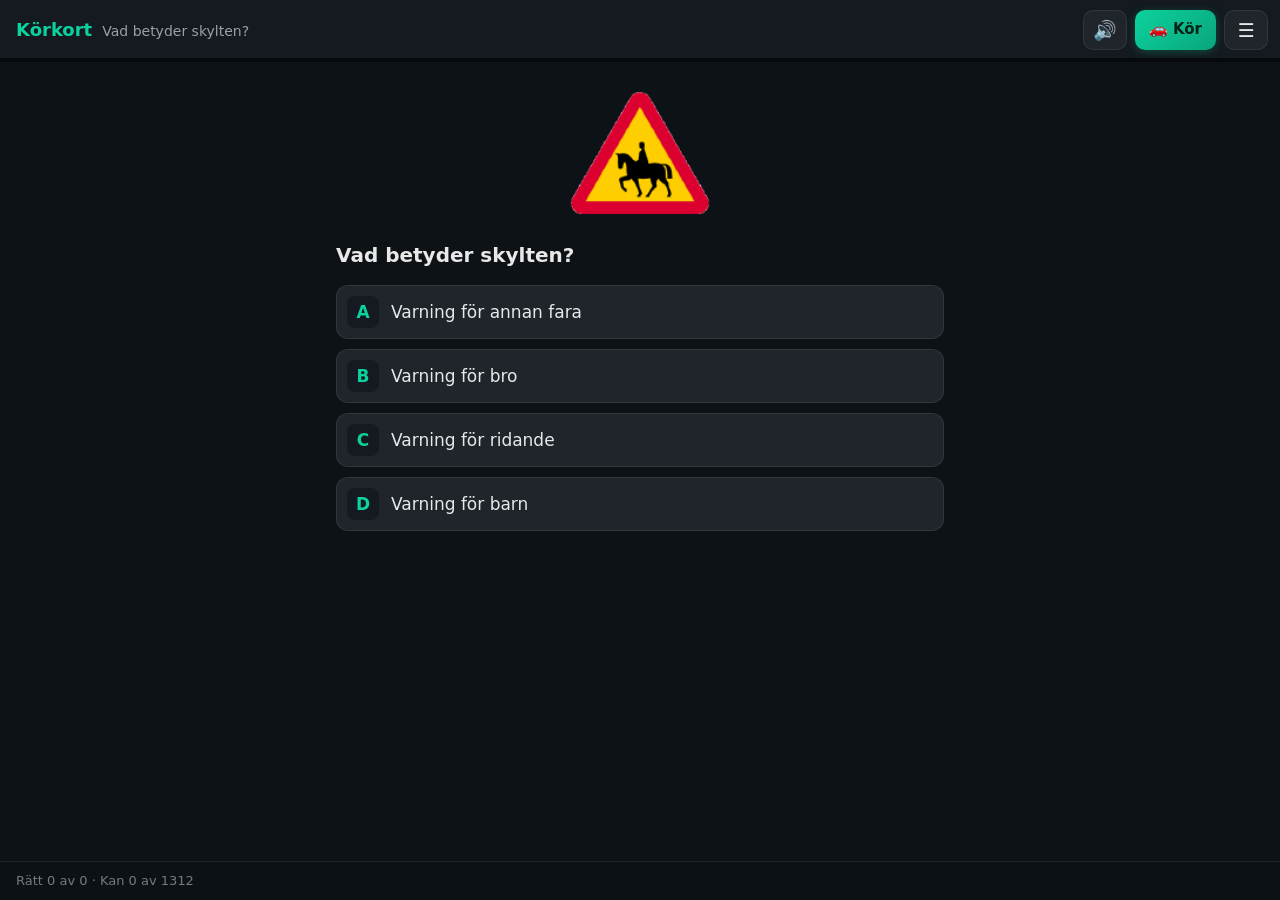
<file: index.html>
<!doctype html>
<html lang="sv">
<head>
<meta charset="utf-8">
<meta name="viewport" content="width=device-width, initial-scale=1, viewport-fit=cover">
<meta name="theme-color" content="#0d1217">
<meta name="color-scheme" content="dark">
<meta name="mobile-web-app-capable" content="yes">
<meta name="apple-mobile-web-app-capable" content="yes">
<meta name="apple-mobile-web-app-status-bar-style" content="black-translucent">
<meta name="apple-mobile-web-app-title" content="Körkort">
<meta name="description" content="Övningsfrågor för B-körkortets teoriprov. Fungerar utan internet.">
<title>Emils Körkort</title>
<link rel="manifest" href="manifest.webmanifest">
<link rel="icon" type="image/png" href="icons/icon-192.png">
<link rel="apple-touch-icon" href="icons/icon-180.png">
<link rel="stylesheet" href="style.css">
</head>
<body>
<header class="top">
  <div class="title">
    <span class="brand">Körkort</span>
    <span id="chapter" class="chapter"></span>
  </div>
  <button id="speak" class="icon-btn" type="button" aria-label="Läs upp" hidden>🔊</button>
  <a id="driveBtn" class="drive-btn" href="spel.html" aria-label="Övningskör med lärare">🚗 Kör</a>
  <button id="menuBtn" class="icon-btn" type="button" aria-label="Meny">☰</button>
  <div class="bar"><div id="fill"></div></div>
</header>

<main id="card">
  <img id="pic" alt="" hidden>
  <h1 id="question"></h1>
  <div id="answers"></div>
  <section id="explain" hidden>
    <p id="result"></p>
    <p id="why"></p>
  </section>
</main>

<footer class="bottom">
  <div id="stats"></div>
  <button id="examDone" class="ghost" type="button" hidden>Klar</button>
  <button id="next" class="primary" type="button" hidden>Nästa fråga</button>
</footer>

<div id="sheet" class="sheet" hidden>
  <div class="panel" role="dialog" aria-label="Meny">
    <a class="primary wide" href="spel.html" style="display:block;text-align:center;text-decoration:none;margin-bottom:12px">🚗 Övningskör med lärare</a>
    <button id="examBtn" class="primary wide" type="button" style="margin:0 0 12px">📝 Övningsprov: 65 frågor, 50 min</button>
    <h2>Kapitel</h2>
    <div id="chapters"></div>
    <label class="row" id="wrongRow"><input type="checkbox" id="optWrong"> Bara frågor jag svarat fel på</label>
    <h2>Inställningar</h2>
    <label class="row"><input type="checkbox" id="optSound"> Ljud vid svar</label>
    <label class="row" id="ttsRow"><input type="checkbox" id="optTts"> Läs upp automatiskt</label>
    <button id="reset" class="ghost" type="button">Nollställ mina svar</button>
    <p class="note">Fungerar utan internet när den är sparad på hemskärmen. Det du svarar sparas bara i den här mobilen.</p>
    <button id="close" class="primary wide" type="button">Klar</button>
  </div>
</div>

<script src="data.js"></script>
<script src="app.js"></script>
</body>
</html>
</file>
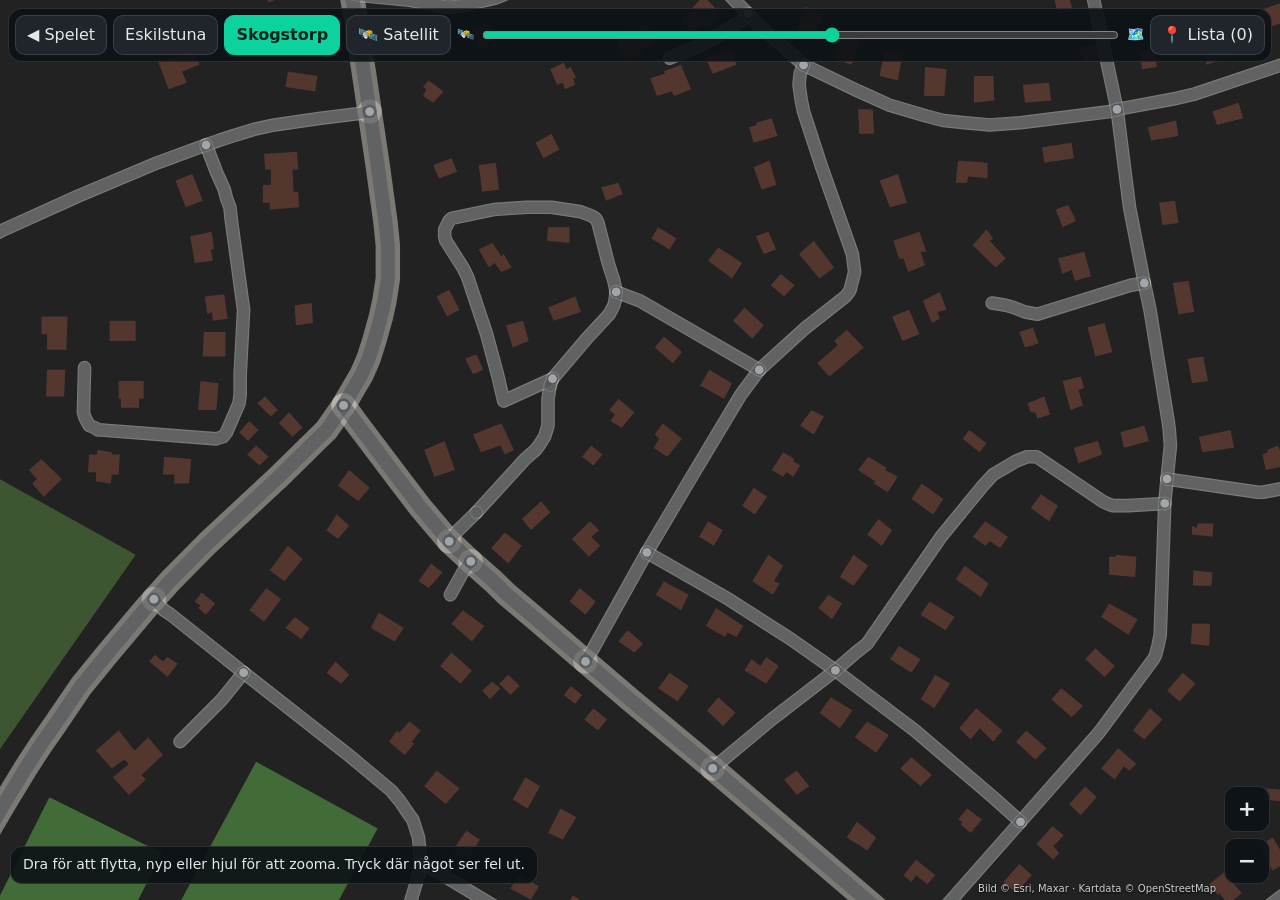
<file: granska.html>
<!doctype html>
<html lang="sv">
<head>
<meta charset="utf-8">
<meta name="viewport" content="width=device-width, initial-scale=1, viewport-fit=cover, user-scalable=no">
<meta name="theme-color" content="#0d1217">
<meta name="color-scheme" content="dark">
<title>Kartgranskaren</title>
<link rel="icon" type="image/png" href="icons/icon-192.png">
<style>
:root { --bg: #0d1217; --panel: #151b21; --btn: #1f252b; --line: rgba(255,255,255,0.12); --accent: #0cd29d; --text: #e8e8e8; --dim: #9aa0a6; }
* { box-sizing: border-box; }
[hidden] { display: none !important; }
html, body { margin: 0; height: 100%; overflow: hidden; background: var(--bg); color: var(--text); font: 16px/1.4 system-ui, -apple-system, "Segoe UI", Roboto, sans-serif; -webkit-tap-highlight-color: transparent; }
button, input, textarea { font: inherit; color: inherit; }
#cv { position: fixed; inset: 0; width: 100%; height: 100%; touch-action: none; display: block; cursor: grab; }
#bar { position: fixed; left: 8px; right: 8px; top: calc(8px + env(safe-area-inset-top)); display: flex; gap: 6px; align-items: center; flex-wrap: wrap;
  padding: 6px; border-radius: 14px; background: rgba(13,18,23,0.9); border: 1px solid var(--line); }
#bar a, #bar button { padding: 8px 11px; border-radius: 10px; border: 1px solid var(--line); background: var(--btn); text-decoration: none; color: var(--text); }
#bar button.on { background: var(--accent); color: #06231a; border-color: var(--accent); font-weight: 650; }
#bar label { display: flex; align-items: center; gap: 6px; color: var(--dim); font-size: 14px; flex: 1; min-width: 150px; }
#bar input[type=range] { flex: 1; accent-color: var(--accent); }
#zoom { position: fixed; right: 10px; bottom: calc(16px + env(safe-area-inset-bottom)); display: flex; flex-direction: column; gap: 6px; }
#zoom button { width: 46px; height: 46px; border-radius: 12px; border: 1px solid var(--line); background: rgba(13,18,23,0.9); font-size: 22px; font-weight: 800; }
#info { position: fixed; left: 10px; bottom: calc(16px + env(safe-area-inset-bottom)); max-width: calc(100% - 80px); padding: 8px 12px; border-radius: 12px; background: rgba(13,18,23,0.9); border: 1px solid var(--line); font-size: 14px; }
#credit { position: fixed; right: 64px; bottom: calc(4px + env(safe-area-inset-bottom)); font-size: 10px; color: rgba(255,255,255,0.8); text-shadow: 0 1px 2px #000; pointer-events: none; }
.sheet { position: fixed; left: 8px; right: 8px; bottom: calc(8px + env(safe-area-inset-bottom)); max-width: 520px; margin: 0 auto; max-height: 70vh; overflow-y: auto;
  padding: 14px; border-radius: 16px; background: var(--panel); border: 1px solid var(--line); box-shadow: 0 8px 30px rgba(0,0,0,0.5); }
.sheet h2 { margin: 0 0 8px; font-size: 18px; }
.sheet p { margin: 4px 0 10px; color: var(--dim); font-size: 14px; }
.sheet textarea { width: 100%; min-height: 70px; padding: 10px; border-radius: 10px; border: 1px solid var(--line); background: var(--btn); resize: vertical; }
.row { display: flex; gap: 8px; margin-top: 10px; }
.row button { flex: 1; padding: 11px; border-radius: 12px; border: 1px solid var(--line); background: var(--btn); }
.row button.primary { background: var(--accent); color: #06231a; font-weight: 700; border-color: var(--accent); }
.pin { display: flex; gap: 8px; align-items: flex-start; padding: 8px 0; border-top: 1px solid var(--line); }
.pin .n { flex: none; width: 26px; height: 26px; border-radius: 50%; background: #e03832; display: grid; place-items: center; font-weight: 800; font-size: 13px; }
.pin .t { flex: 1; font-size: 14px; }
.pin .t small { color: var(--dim); display: block; }
.pin button { flex: none; padding: 4px 8px; border-radius: 8px; border: 1px solid var(--line); background: var(--btn); font-size: 13px; }
</style>
</head>
<body>
<canvas id="cv"></canvas>
<div id="bar">
  <a href="spel.html">◀ Spelet</a>
  <button type="button" data-home="eskilstuna">Eskilstuna</button>
  <button type="button" data-home="skogstorp">Skogstorp</button>
  <button type="button" id="bgBtn" title="Byt bakgrund">🛰️ Satellit</button>
  <label title="Spelets karta ovanpå bakgrunden">🛰️ <input id="mix" type="range" min="0" max="100" value="55"> 🗺️</label>
  <button type="button" id="listBtn">📍 Lista (0)</button>
</div>
<div id="info">Dra för att flytta, nyp eller hjul för att zooma. Tryck där något ser fel ut.</div>
<div id="zoom"><button type="button" id="zin">+</button><button type="button" id="zout">−</button></div>
<div id="credit">Bild © Esri, Maxar · Kartdata © OpenStreetMap</div>

<div id="note" class="sheet" hidden>
  <h2>Vad är fel här?</h2>
  <p id="noteWhere"></p>
  <textarea id="noteText" placeholder="Till exempel: korsningen ser inte ut så här, vägen ska gå rakt"></textarea>
  <div class="row"><button type="button" id="noteCancel">Avbryt</button><button type="button" class="primary" id="noteSave">Spara</button></div>
</div>
<div id="list" class="sheet" hidden>
  <h2>Ställen att rätta</h2>
  <p>Tryck Kopiera och klistra in texten i chatten till Claude.</p>
  <div id="pins"></div>
  <div class="row"><button type="button" id="listClose">Stäng</button><button type="button" class="primary" id="copy">Kopiera alla</button></div>
  <div class="row"><button type="button" id="clearAll">Ta bort alla</button></div>
</div>

<script src="riktig.js"></script>
<script>
"use strict";
(function () {
  // Kartgranskaren: the game's own map (streets, houses, ground) over the satellite image, to find
  // where the map is wrong. Each spot marked gets a note; the list is copied into the chat.
  // `file`: a map packed with the app; without it the streets are fetched.
  var HOMES = { eskilstuna: { name: "Eskilstuna", file: "eskilstuna.json", lat: 59.3712, lon: 16.5094 }, skogstorp: { name: "Skogstorp", file: "skogstorp.json", lat: 59.32496, lon: 16.48529 } };
  var COL = { grass: "#709c54", asph: "#4c5056", walk: "#c6c2b8", house: "#c9a0a0", roof: "#7d4a3a" };
  var LAND = { forest: "#55803f", scrub: "#6b9150", park: "#80b060", field: "#b3bd73", water: "#4f86b0", pitch: "#5da94a" };
  var DEG = Math.PI / 180, K = 111320, ESRI = "https://server.arcgisonline.com/ArcGIS/rest/services/";
  // Backgrounds to compare the game's streets with. Trees hide many streets on the satellite image, so
  // one mode lays Esri's road lines over it, and one is a plain street map (Esri's, not OpenStreetMap's).
  var BG = [
    { name: "🛰️ Satellit", layers: ["World_Imagery"], credit: "Bild © Esri, Maxar" },
    { name: "🛰️ Satellit + vägar", layers: ["World_Imagery", "Reference/World_Transportation"], credit: "Bild © Esri, Maxar" },
    { name: "🗺️ Gatukarta", layers: ["World_Street_Map"], credit: "Karta © Esri" }
  ];
  var cv = document.getElementById("cv"), ctx = cv.getContext("2d"), W = 0, H = 0, DPR = 1;
  var store = {}; try { store = JSON.parse(localStorage.getItem("korkort-granska") || "{}"); } catch (e) { store = {}; }
  store.pins = store.pins || [];
  function save() { try { localStorage.setItem("korkort-granska", JSON.stringify(store)); } catch (e) {} }
  var home = store.home || "skogstorp", area = null, areas = {}, view = { x: 0, y: 0, s: 2 }, tiles = {}, dirty = true;

  // ---------- loading ----------
  function open(id) {
    home = id; store.home = id; save();
    document.querySelectorAll("#bar [data-home]").forEach(function (b) { b.classList.toggle("on", b.dataset.home === id); });
    if (areas[id]) { area = areas[id]; view = { x: 0, y: 0, s: 2 }; dirty = true; return; }
    var Hm = HOMES[id];
    info(Hm.file ? "Laddar " + Hm.name + "…" : "Hämtar gatorna i " + Hm.name + ", det kan ta upp till en minut…");
    (Hm.file ? window.RIKTIG.loadFile(Hm.file) : window.RIKTIG.load(Hm.lat, Hm.lon)).then(function (a) {
      areas[id] = area = a; a.home = id;
      a.houseList = []; Object.keys(a.grid).forEach(function (k) { a.grid[k].forEach(function (h) { a.houseList.push(h); }); });
      view = { x: 0, y: 0, s: 2 }; dirty = true;
      info("Dra för att flytta, nyp eller hjul för att zooma. Tryck där något ser fel ut.");
    }).catch(function () { info("Kunde inte läsa kartan."); });
  }
  function info(t) { document.getElementById("info").textContent = t; }
  function latLon(x, y) { return { lat: area.lat0 - y / K, lon: area.lon0 + x / (K * Math.cos(area.lat0 * DEG)) }; }
  function xyOf(lat, lon) { return { x: (lon - area.lon0) * K * Math.cos(area.lat0 * DEG), y: -(lat - area.lat0) * K }; }

  // ---------- drawing ----------
  function resize() {
    DPR = Math.min(2, window.devicePixelRatio || 1); W = innerWidth; H = innerHeight;
    cv.width = W * DPR; cv.height = H * DPR; dirty = true;
  }
  window.addEventListener("resize", resize);
  function bg() { return BG[(store.bg || 0) % BG.length]; }
  function showBg() {
    document.getElementById("bgBtn").textContent = bg().name;
    document.getElementById("credit").textContent = bg().credit + " · Kartdata © OpenStreetMap";
  }
  function tile(z, x, y, layer) {
    var k = layer + "/MapServer/tile/" + z + "/" + y + "/" + x, t = tiles[k];
    if (!t) { t = tiles[k] = new Image(); t.onload = function () { t.ok = true; dirty = true; }; t.src = ESRI + k; }
    return t.ok ? t : null;
  }
  function poly(pts) { ctx.beginPath(); pts.forEach(function (q, i) { if (i) ctx.lineTo(q.x, q.y); else ctx.moveTo(q.x, q.y); }); }
  function draw() {
    requestAnimationFrame(draw);
    if (!dirty) return;
    dirty = false;
    ctx.setTransform(DPR, 0, 0, DPR, 0, 0);
    ctx.fillStyle = "#222"; ctx.fillRect(0, 0, W, H);
    if (!area) return;
    var x0 = view.x - W / 2 / view.s, x1 = view.x + W / 2 / view.s, y0 = view.y - H / 2 / view.s, y1 = view.y + H / 2 / view.s;
    // Satellite tiles, at a zoom that matches the scale.
    var c = latLon(view.x, view.y), mppWant = 1 / view.s, z = Math.max(12, Math.min(19, Math.round(Math.log2(156543.034 * Math.cos(c.lat * DEG) / mppWant)))), n = Math.pow(2, z);
    function tx(lon) { return (lon + 180) / 360 * n; }
    function ty(lat) { var r = lat * DEG; return (1 - Math.log(Math.tan(r) + 1 / Math.cos(r)) / Math.PI) / 2 * n; }
    var a = latLon(x0, y0), b = latLon(x1, y1), mpp = 156543.034 * Math.cos(c.lat * DEG) / n;
    ctx.save(); ctx.translate(W / 2, H / 2); ctx.scale(view.s, view.s);
    var fx = tx(c.lon), fy = ty(c.lat);
    for (var X = Math.floor(tx(a.lon)); X <= Math.floor(tx(b.lon)); X++) for (var Y = Math.floor(ty(a.lat)); Y <= Math.floor(ty(b.lat)); Y++) {
      bg().layers.forEach(function (layer) {
        var im = tile(z, X, Y, layer);
        if (im) ctx.drawImage(im, (X - fx) * 256 * mpp, (Y - fy) * 256 * mpp, 256 * mpp + 0.3, 256 * mpp + 0.3);
      });
    }
    ctx.restore();
    // The game's map on top, as see-through as the slider says.
    var mix = +document.getElementById("mix").value / 100;
    ctx.save(); ctx.globalAlpha = mix;
    ctx.translate(W / 2, H / 2); ctx.scale(view.s, view.s); ctx.translate(-view.x, -view.y);
    var inView = function (bb) { return bb[2] > x0 && bb[0] < x1 && bb[3] > y0 && bb[1] < y1; };
    ["field", "park", "scrub", "forest", "water", "pitch"].forEach(function (k) {
      (area.lands || []).forEach(function (l) { if (l.k === k && inView(l.bb)) { poly(l.pts); ctx.closePath(); ctx.fillStyle = LAND[k]; ctx.fill(); } });
    });
    ctx.lineCap = ctx.lineJoin = "round";
    var es = area.edges.filter(function (e) {
      if (!e.bb) { e.bb = [1e9, 1e9, -1e9, -1e9]; e.pts.forEach(function (q) { e.bb[0] = Math.min(e.bb[0], q.x); e.bb[1] = Math.min(e.bb[1], q.y); e.bb[2] = Math.max(e.bb[2], q.x); e.bb[3] = Math.max(e.bb[3], q.y); }); }
      return inView(e.bb);
    });
    var width = function (e) { return e.rank >= 4 ? 8.5 : e.rank === 3 ? 7 : e.rank === 2 ? 6.2 : e.rank === 0 ? 4.5 : 5.6; };
    es.forEach(function (e) { ctx.strokeStyle = COL.walk; ctx.lineWidth = width(e) + (e.rank >= 2 ? 5.2 : 1.2); poly(e.pts); ctx.stroke(); });
    es.forEach(function (e) { ctx.strokeStyle = e.ow ? "#5a4a8a" : COL.asph; ctx.lineWidth = width(e); poly(e.pts); ctx.stroke(); });
    area.houseList.forEach(function (h) {
      if (h.cx < x0 - 40 || h.cx > x1 + 40 || h.cy < y0 - 40 || h.cy > y1 + 40) return;
      poly(h.pts); ctx.closePath(); ctx.fillStyle = COL.roof; ctx.fill();
    });
    // Crossings and roundabouts as the map has them: white dots where streets meet.
    if (view.s > 1.2) Object.keys(area.verts).forEach(function (k) {
      var v = area.verts[k];
      if (v.x < x0 || v.x > x1 || v.y < y0 || v.y > y1 || v.edges.length < 3 && !v.rb) return;
      ctx.beginPath(); ctx.arc(v.x, v.y, (v.rb ? 5 : 2.2), 0, Math.PI * 2); ctx.fillStyle = v.rb ? "rgba(255,200,60,0.9)" : "rgba(255,255,255,0.85)"; ctx.fill();
    });
    ctx.restore();
    // Street names when close enough.
    if (view.s > 2.5) {
      ctx.font = "600 12px system-ui, sans-serif"; ctx.textAlign = "center"; ctx.fillStyle = "#fff"; ctx.strokeStyle = "rgba(0,0,0,0.7)"; ctx.lineWidth = 3;
      var seen = {};
      es.forEach(function (e) {
        var nm = e.tags.name; if (!nm || seen[nm] || e.len < 60) return; seen[nm] = 1;
        var q = e.pts[Math.floor(e.pts.length / 2)], sx = W / 2 + (q.x - view.x) * view.s, sy = H / 2 + (q.y - view.y) * view.s;
        ctx.strokeText(nm, sx, sy); ctx.fillText(nm, sx, sy);
      });
    }
    // The pins for this place.
    store.pins.forEach(function (p, i) {
      if (p.home !== home) return;
      var q = xyOf(p.lat, p.lon), sx = W / 2 + (q.x - view.x) * view.s, sy = H / 2 + (q.y - view.y) * view.s;
      ctx.beginPath(); ctx.arc(sx, sy - 16, 11, 0, Math.PI * 2); ctx.moveTo(sx - 6, sy - 9); ctx.lineTo(sx, sy); ctx.lineTo(sx + 6, sy - 9);
      ctx.fillStyle = "#e03832"; ctx.fill(); ctx.strokeStyle = "#fff"; ctx.lineWidth = 2; ctx.stroke();
      ctx.fillStyle = "#fff"; ctx.font = "800 11px system-ui"; ctx.textAlign = "center"; ctx.fillText(String(i + 1), sx, sy - 12);
    });
  }

  // ---------- moving and zooming ----------
  var pts = {}, drag = null, moved = 0;
  function zoomAt(f, sx, sy) {
    var wx = view.x + (sx - W / 2) / view.s, wy = view.y + (sy - H / 2) / view.s;
    view.s = Math.max(0.15, Math.min(12, view.s * f));
    view.x = wx - (sx - W / 2) / view.s; view.y = wy - (sy - H / 2) / view.s; dirty = true;
  }
  cv.addEventListener("pointerdown", function (e) { cv.setPointerCapture(e.pointerId); pts[e.pointerId] = { x: e.clientX, y: e.clientY }; drag = { n: Object.keys(pts).length }; moved = 0; });
  cv.addEventListener("pointermove", function (e) {
    if (!pts[e.pointerId]) return;
    var ids = Object.keys(pts), old = pts[e.pointerId];
    if (ids.length === 2) {
      var o = pts[ids[0] == e.pointerId ? ids[1] : ids[0]], d0 = Math.hypot(old.x - o.x, old.y - o.y), d1 = Math.hypot(e.clientX - o.x, e.clientY - o.y);
      if (d0 > 0) zoomAt(d1 / d0, (e.clientX + o.x) / 2, (e.clientY + o.y) / 2);
      moved += 10;
    } else {
      view.x -= (e.clientX - old.x) / view.s; view.y -= (e.clientY - old.y) / view.s; dirty = true;
      moved += Math.abs(e.clientX - old.x) + Math.abs(e.clientY - old.y);
    }
    pts[e.pointerId] = { x: e.clientX, y: e.clientY };
  });
  function up(e) {
    var was = pts[e.pointerId]; delete pts[e.pointerId];
    if (was && moved < 6 && drag && drag.n === 1 && area) askNote(e.clientX, e.clientY);
    if (!Object.keys(pts).length) drag = null;
  }
  cv.addEventListener("pointerup", up); cv.addEventListener("pointercancel", function (e) { delete pts[e.pointerId]; });
  cv.addEventListener("wheel", function (e) { e.preventDefault(); zoomAt(e.deltaY < 0 ? 1.2 : 1 / 1.2, e.clientX, e.clientY); }, { passive: false });
  document.getElementById("zin").addEventListener("click", function () { zoomAt(1.5, W / 2, H / 2); });
  document.getElementById("zout").addEventListener("click", function () { zoomAt(1 / 1.5, W / 2, H / 2); });
  document.getElementById("mix").addEventListener("input", function () { dirty = true; });
  document.getElementById("bgBtn").addEventListener("click", function () { store.bg = ((store.bg || 0) + 1) % BG.length; save(); showBg(); dirty = true; });
  showBg();
  document.querySelectorAll("#bar [data-home]").forEach(function (b) { b.addEventListener("click", function () { open(b.dataset.home); }); });

  // ---------- notes ----------
  var pending = null;
  function nearestStreet(x, y) {
    var best = null, bd = 1e9;
    area.edges.forEach(function (e) {
      for (var i = 1; i < e.pts.length; i++) {
        var a = e.pts[i - 1], b = e.pts[i], dx = b.x - a.x, dy = b.y - a.y, l2 = dx * dx + dy * dy || 1e-6;
        var f = Math.max(0, Math.min(1, ((x - a.x) * dx + (y - a.y) * dy) / l2)), d = Math.hypot(a.x + dx * f - x, a.y + dy * f - y);
        if (d < bd) { bd = d; best = e; }
      }
    });
    return best && bd < 60 ? (best.tags.name || (best.tags.ref ? "Väg " + best.tags.ref : "")) : "";
  }
  function askNote(sx, sy) {
    var x = view.x + (sx - W / 2) / view.s, y = view.y + (sy - H / 2) / view.s, ll = latLon(x, y), st = nearestStreet(x, y);
    pending = { home: home, lat: Math.round(ll.lat * 1e5) / 1e5, lon: Math.round(ll.lon * 1e5) / 1e5, street: st };
    document.getElementById("noteWhere").textContent = HOMES[home].name + (st ? ", vid " + st : "");
    document.getElementById("noteText").value = "";
    document.getElementById("list").hidden = true; document.getElementById("note").hidden = false;
    setTimeout(function () { document.getElementById("noteText").focus(); }, 50);
  }
  document.getElementById("noteCancel").addEventListener("click", function () { document.getElementById("note").hidden = true; pending = null; });
  document.getElementById("noteSave").addEventListener("click", function () {
    if (!pending) return;
    pending.text = document.getElementById("noteText").value.trim() || "Något ser fel ut här";
    store.pins.push(pending); pending = null; save();
    document.getElementById("note").hidden = true; listCount(); dirty = true;
  });
  function listCount() { document.getElementById("listBtn").textContent = "📍 Lista (" + store.pins.length + ")"; }
  function pinText(p, i) { return (i + 1) + ". " + HOMES[p.home].name + (p.street ? ", " + p.street : "") + " (" + p.lat + ", " + p.lon + "): " + p.text; }
  function showList() {
    var box = document.getElementById("pins"); box.innerHTML = "";
    if (!store.pins.length) box.textContent = "Inga ställen än. Tryck på kartan där något ser fel ut.";
    store.pins.forEach(function (p, i) {
      var row = document.createElement("div"); row.className = "pin";
      row.innerHTML = '<span class="n"></span><span class="t"></span><button type="button">Visa</button><button type="button">✕</button>';
      row.querySelector(".n").textContent = i + 1;
      row.querySelector(".t").textContent = p.text; var sm = document.createElement("small"); sm.textContent = HOMES[p.home].name + (p.street ? ", " + p.street : ""); row.querySelector(".t").appendChild(sm);
      var bs = row.querySelectorAll("button");
      bs[0].addEventListener("click", function () {
        var go = function () { var q = xyOf(p.lat, p.lon); view = { x: q.x, y: q.y, s: 4 }; dirty = true; document.getElementById("list").hidden = true; };
        if (p.home !== home) { open(p.home); var t = setInterval(function () { if (area && area.home === p.home) { clearInterval(t); go(); } }, 100); } else go();
      });
      bs[1].addEventListener("click", function () { store.pins.splice(i, 1); save(); listCount(); showList(); dirty = true; });
      box.appendChild(row);
    });
    document.getElementById("note").hidden = true; document.getElementById("list").hidden = false;
  }
  document.getElementById("listBtn").addEventListener("click", showList);
  document.getElementById("listClose").addEventListener("click", function () { document.getElementById("list").hidden = true; });
  document.getElementById("copy").addEventListener("click", function () {
    var text = "Ställen att rätta i körkortsspelets karta:\n" + store.pins.map(pinText).join("\n");
    var done = function () { document.getElementById("copy").textContent = "Kopierat!"; setTimeout(function () { document.getElementById("copy").textContent = "Kopiera alla"; }, 1500); };
    if (navigator.clipboard) navigator.clipboard.writeText(text).then(done, function () { prompt("Kopiera texten:", text); });
    else prompt("Kopiera texten:", text);
  });
  document.getElementById("clearAll").addEventListener("click", function () { if (confirm("Ta bort alla ställen?")) { store.pins = []; save(); listCount(); showList(); dirty = true; } });

  resize(); listCount(); open(home); draw();
})();
</script>
</body>
</html>
</file>
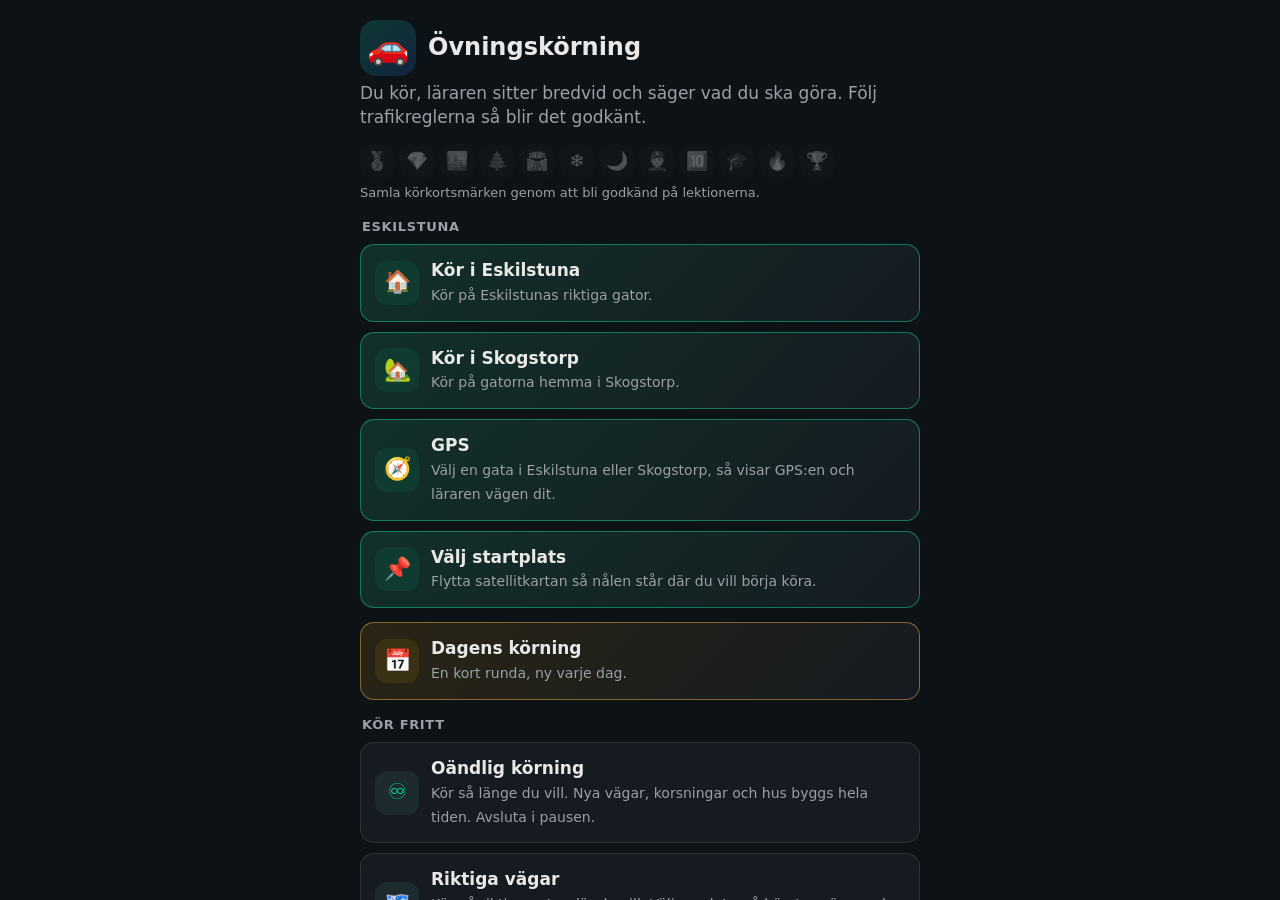
<file: spel.html>
<!doctype html>
<html lang="sv">
<head>
<meta charset="utf-8">
<meta name="viewport" content="width=device-width, initial-scale=1, viewport-fit=cover, user-scalable=no">
<meta name="theme-color" content="#0d1217">
<meta name="color-scheme" content="dark">
<meta name="mobile-web-app-capable" content="yes">
<meta name="apple-mobile-web-app-capable" content="yes">
<meta name="apple-mobile-web-app-status-bar-style" content="black-translucent">
<meta name="description" content="Övningskör med en körskolelärare i svensk trafik.">
<title>Övningskörning</title>
<link rel="manifest" href="manifest.webmanifest">
<link rel="icon" type="image/png" href="icons/icon-192.png">
<link rel="apple-touch-icon" href="icons/icon-180.png">
<style>
:root {
  --bg: #0d1217; --panel: #151b21; --btn: #1f252b; --line: rgba(255,255,255,0.1);
  --accent: #0cd29d; --text: #e8e8e8; --dim: #9aa0a6; --good: #2f9e5a; --bad: #c0443f; --gold: #ffc040;
  color-scheme: dark;
}
* { box-sizing: border-box; }
[hidden] { display: none !important; }
html, body { margin: 0; height: 100%; overflow: hidden; background: var(--bg); color: var(--text);
  font: 17px/1.4 system-ui, -apple-system, "Segoe UI", Roboto, sans-serif;
  -webkit-tap-highlight-color: transparent; -webkit-user-select: none; user-select: none; }
button { font: inherit; color: inherit; cursor: pointer; }
a { color: var(--accent); }

/* Menu and result screens */
.screen { position: fixed; inset: 0; overflow-y: auto; padding: calc(16px + env(safe-area-inset-top)) 16px calc(24px + env(safe-area-inset-bottom)); background: var(--bg); z-index: 20; }
.wrap { max-width: 560px; margin: 0 auto; }
.screen h1 { font-size: 24px; margin: 4px 0 4px; }
.screen p { color: var(--dim); margin: 6px 0 14px; }
.lesson { display: flex; align-items: center; gap: 12px; width: 100%; text-align: left; padding: 14px; margin: 0 0 10px;
  border: 1px solid var(--line); border-radius: 14px; background: var(--panel); }
.lesson .num { flex: none; width: 44px; height: 44px; border-radius: 12px; display: grid; place-items: center; background: #1d2a30; color: var(--accent); font-weight: 700; font-size: 22px; }
.lesson { transition: transform .08s, border-color .15s; }
.lesson:active { transform: scale(0.98); }
.lesson:hover { border-color: rgba(12,210,157,0.45); }
.hero { display: flex; align-items: center; gap: 12px; margin: 4px 0 6px; }
.hero .car { font-size: 34px; width: 56px; height: 56px; border-radius: 16px; display: grid; place-items: center; background: linear-gradient(135deg, #0cd29d33, #286ee033); }
.lesson .txt { flex: 1; min-width: 0; }
.lesson .name { font-weight: 650; }
.lesson .what { color: var(--dim); font-size: 14px; }
.lesson .mark { flex: none; font-size: 13px; padding: 3px 8px; border-radius: 99px; }
.mark.stars { color: var(--gold); font-size: 15px; letter-spacing: 1px; background: none; }
.stars { color: var(--gold); font-size: 30px; letter-spacing: 4px; margin: 0 0 6px; }
.newbadge { padding: 10px 12px; margin: 6px 0 12px; border-radius: 12px; background: rgba(255,192,64,0.14); color: var(--gold); font-weight: 650; }
.badgebox { margin: 0 0 14px; }
#badges { display: flex; flex-wrap: wrap; gap: 6px; }
.badge { width: 34px; height: 34px; border-radius: 10px; display: grid; place-items: center; font-size: 18px; background: var(--panel); filter: grayscale(1); opacity: 0.35; }
.badge.on { filter: none; opacity: 1; background: #2a2a18; }
#badgeText { color: var(--dim); font-size: 13px; margin-top: 6px; }
.quiz { margin: 14px 0 6px; padding: 12px; border-radius: 14px; background: var(--panel); border: 1px solid var(--line); }
.qhead { color: var(--accent); font-size: 13px; font-weight: 700; margin-bottom: 6px; }
.qtext { font-weight: 600; margin-bottom: 10px; }
.qans { display: block; width: 100%; text-align: left; padding: 11px 12px; margin: 0 0 8px; border-radius: 10px; border: 1px solid var(--line); background: var(--btn); }
.qans.right { background: rgba(47,158,90,0.35); border-color: var(--good); }
.qans.wrong { background: rgba(192,68,63,0.35); border-color: var(--bad); }
.qexpl { color: var(--dim); font-size: 15px; margin: 6px 0; }
.replayBtn { display: inline-block; margin-top: 8px; padding: 7px 10px; border-radius: 9px; border: 1px solid var(--line); background: var(--btn); font-size: 14px; }
#replayCv { position: static; display: block; width: 100%; height: min(60vh, 460px); border-radius: 14px; background: #709c54; }
#replay, #practice { z-index: 30; }
#rv { left: 156px; bottom: 0; width: 52px; height: 64px; font-size: 20px; }
.daily { border-color: rgba(255,192,64,0.45); background: linear-gradient(135deg, #2a2414, #151b21); }
.daily .num { background: #3a3014; }
.weak { margin: 0 0 12px; padding: 10px 12px; border-radius: 14px; background: var(--panel); border: 1px solid var(--line); }
.weakhead { font-weight: 700; margin-bottom: 6px; }
.weakrow { display: flex; align-items: center; gap: 8px; padding: 4px 0; color: var(--dim); }
.weakrow span { flex: 1; }
.weakrow button { padding: 6px 10px; border-radius: 9px; border: 1px solid var(--line); background: var(--btn); font-size: 14px; }
.group { margin: 16px 2px 8px; color: var(--dim); font-size: 13px; font-weight: 700; letter-spacing: .05em; text-transform: uppercase; }
#hb { left: 156px; bottom: 74px; width: 52px; height: 40px; font-size: 18px; }
.mark.ok { background: rgba(47,158,90,0.25); color: #7fe0a4; }
.mark.no { background: rgba(192,68,63,0.25); color: #f0a09c; }
.row { display: flex; align-items: center; gap: 10px; padding: 8px 2px; color: var(--dim); }
.row input { width: 20px; height: 20px; accent-color: var(--accent); }
.row select { margin-left: auto; padding: 6px 8px; border-radius: 8px; border: 1px solid var(--line); background: var(--btn); color: var(--text); font: inherit; font-size: 15px; }
.keys { font-size: 14px; color: var(--dim); border-top: 1px solid var(--line); margin-top: 12px; padding-top: 12px; }
.btn { display: block; width: 100%; padding: 13px; margin: 8px 0 0; border: 0; border-radius: 12px; background: var(--btn); text-align: center; text-decoration: none; color: var(--text); }
.btn.primary { background: var(--accent); color: #06231a; font-weight: 700; }
.placeform { display: flex; gap: 8px; }
/* Eskilstuna: the two cards at the top of the menu */
.lesson.home { border-color: rgba(12,210,157,0.5); background: linear-gradient(135deg, #12302a, #151b21); }
.lesson.home .num { background: #0f3b31; }
.gpslist .btn { text-align: left; }
.seg { display: flex; gap: 6px; margin: 8px 0 4px; }
.seg button { flex: 1; padding: 10px; border-radius: 12px; border: 1px solid var(--line); background: var(--btn); font-weight: 650; }
.seg button.on { background: var(--accent); color: #06231a; border-color: var(--accent); }
.gpsq { display: block; width: 100%; box-sizing: border-box; }
/* GPS box while driving: next turn, how far, where to */
#gps { position: absolute; right: 10px; top: calc(86px + env(safe-area-inset-top)); width: min(230px, calc(100% - 20px)); padding: 10px 12px; border-radius: 16px;
  background: rgba(10,40,34,0.9); border: 1px solid rgba(12,210,157,0.5); box-shadow: 0 4px 18px rgba(0,0,0,0.35); pointer-events: none; }
#gps .row1 { display: flex; align-items: center; gap: 10px; }
#gpsArrow { flex: none; width: 46px; height: 46px; border-radius: 12px; background: #0cd29d; color: #06221b; display: grid; place-items: center; font-size: 30px; font-weight: 900; line-height: 1; }
#gpsDist { font-size: 24px; font-weight: 800; font-variant-numeric: tabular-nums; }
#gpsInto { font-size: 14px; color: var(--text); margin-top: 6px; }
#gpsTo { font-size: 12px; color: #8fd8c3; margin-top: 4px; }
#gps.done #gpsArrow { background: var(--gold); }
.gpsq, .placeform input { flex: 1; min-width: 0; margin-top: 8px; padding: 12px; border-radius: 12px; border: 1px solid var(--line); background: var(--panel); color: var(--text); font: inherit; }
.placeform .btn { width: auto; padding: 13px 18px; }
#placeList .btn { text-align: left; }
.osm-note { font-size: 12px; }
/* Start picker: a satellite map moved under a fixed pin in the middle. */
#spawnPick { position: fixed; inset: 0; z-index: 20; background: #1b2229; touch-action: none; }
#spawnCv { position: absolute; inset: 0; width: 100%; height: 100%; display: block; cursor: grab; }
#spawnPin { position: absolute; left: 50%; top: 50%; width: 26px; height: 26px; margin: -26px 0 0 -13px; border-radius: 50% 50% 50% 0; transform: rotate(-45deg);
  background: var(--accent); border: 3px solid #fff; box-shadow: 0 2px 6px rgba(0,0,0,0.6); pointer-events: none; }
#spawnPin::after { content: ""; position: absolute; left: 50%; top: 50%; width: 8px; height: 8px; margin: -4px 0 0 -4px; border-radius: 50%; background: #06231a; }
.spawnTop { position: absolute; left: 0; right: 0; top: 0; display: flex; gap: 8px; padding: calc(10px + env(safe-area-inset-top)) 16px 0; }
.spawnTop .btn { width: 48px; flex: none; margin: 0; padding: 11px 0; font-size: 20px; background: rgba(13,18,23,0.88); }
#spawnForm { flex: 1; min-width: 0; display: flex; }
#spawnQ { flex: 1; min-width: 0; padding: 12px; border-radius: 12px; border: 1px solid var(--line); background: rgba(13,18,23,0.88); color: var(--text); font: inherit; }
#spawnHits { position: absolute; left: 72px; right: 16px; top: calc(62px + env(safe-area-inset-top)); }
#spawnHits .btn { text-align: left; margin: 4px 0 0; background: rgba(13,18,23,0.94); }
#spawnBg { position: absolute; left: 16px; bottom: calc(132px + env(safe-area-inset-bottom)); width: auto; margin: 0; padding: 9px 14px; font-size: 15px; background: rgba(13,18,23,0.88); }
.spawnZoom { position: absolute; right: 16px; top: 50%; transform: translateY(-50%); display: flex; flex-direction: column; gap: 8px; }
.spawnZoom .btn { width: 48px; margin: 0; padding: 8px 0; font-size: 24px; font-weight: 700; background: rgba(13,18,23,0.88); }
.spawnBottom { position: absolute; left: 0; right: 0; bottom: 0; padding: 10px 16px calc(12px + env(safe-area-inset-bottom)); background: rgba(13,18,23,0.9); }
.spawnBottom p { margin: 0; color: var(--text); font-size: 15px; min-height: 21px; }
.spawnCredit { font-size: 10px; color: var(--dim); margin-top: 6px; text-align: right; }
#street { position: absolute; left: 50%; transform: translateX(-50%); bottom: calc(68px + env(safe-area-inset-bottom)); max-width: 60vw; overflow: hidden; text-overflow: ellipsis; white-space: nowrap;
  padding: 4px 12px; border-radius: 10px; background: #1d4f9c; border: 2px solid #f2f4f6; color: #fff; font-size: 15px; font-weight: 700; pointer-events: none; z-index: 4; }
/* Small map in the top right corner, turning with the car; a button switches to the satellite image. */
#mini { position: absolute; right: 10px; top: calc(86px + env(safe-area-inset-top)); width: 150px; height: 150px; border-radius: 16px; overflow: hidden;
  border: 2px solid rgba(255,255,255,0.75); box-shadow: 0 4px 18px rgba(0,0,0,0.4); background: #709c54; z-index: 3; }
#miniCv { position: static; display: block; width: 100%; height: 100%; }
#miniSat { position: absolute; right: 5px; bottom: 5px; width: 34px; height: 34px; border-radius: 10px; border: 1px solid rgba(255,255,255,0.4); background: rgba(13,18,23,0.75); font-size: 17px; padding: 0; }
#miniSat.on { background: rgba(12,210,157,0.85); }
#miniCredit { position: absolute; left: 6px; bottom: 3px; font-size: 8px; color: rgba(255,255,255,0.85); text-shadow: 0 1px 2px #000; pointer-events: none; }
#game.withMini #gps { top: calc(244px + env(safe-area-inset-top)); width: 150px; }
/* Tapped: the map grows (and shows more), tapped again it shrinks. */
#mini { cursor: zoom-in; transition: width .2s, height .2s; }
#mini.big { width: min(340px, 72vw, 52vh); height: min(340px, 72vw, 52vh); cursor: zoom-out; }
#game.withMini.miniBig #gps { top: calc(94px + min(340px, 72vw, 52vh) + env(safe-area-inset-top)); }
#osm { position: absolute; left: 8px; bottom: calc(3px + env(safe-area-inset-bottom)); font-size: 10px; color: rgba(255,255,255,0.75); text-shadow: 0 1px 2px #000; pointer-events: none; z-index: 4; }
.verdict { font-size: 28px; font-weight: 800; margin: 8px 0 4px; }
.verdict.ok { color: #7fe0a4; } .verdict.no { color: #f0a09c; }
.fault { padding: 10px 12px; margin: 0 0 8px; border-radius: 12px; background: var(--panel); border-left: 4px solid var(--gold); }
.fault.serious { border-left-color: var(--bad); }
.fault b { display: block; }
.fault span { color: var(--dim); font-size: 15px; }

/* Driving */
#game { position: fixed; inset: 0; }
canvas { position: absolute; inset: 0; width: 100%; height: 100%; touch-action: none; }
#say { position: absolute; left: 10px; right: 10px; top: calc(8px + env(safe-area-inset-top)); max-width: 620px; margin: 0 auto;
  display: flex; gap: 10px; align-items: flex-start; padding: 10px 12px; border-radius: 16px; background: rgba(13,18,23,0.88);
  border: 1px solid var(--line); box-shadow: 0 4px 18px rgba(0,0,0,0.35); transition: opacity .25s; pointer-events: none; }
#say.bad { border-color: var(--bad); background: rgba(70,20,18,0.92); }
#say.good { border-color: var(--good); }
#say .face { flex: none; width: 38px; height: 38px; border-radius: 50%; background: #2a3a46; display: grid; place-items: center; font-size: 22px; }
#say .who { font-size: 12px; color: var(--accent); font-weight: 700; letter-spacing: .03em; }
#say .text { font-size: 16px; line-height: 1.35; }
#hud { position: absolute; left: 50%; transform: translateX(-50%); bottom: calc(14px + env(safe-area-inset-bottom)); display: flex; align-items: center; gap: 10px;
  padding: 6px 12px; border-radius: 16px; background: rgba(13,18,23,0.82); pointer-events: none; }
#speed { font-size: 30px; font-weight: 800; min-width: 52px; text-align: right; font-variant-numeric: tabular-nums; }
#speed.over { color: #ff8a80; }
#kmh { font-size: 12px; color: var(--dim); margin-left: -6px; }
#limit { width: 40px; height: 40px; border-radius: 50%; background: #f8c628; border: 6px solid #e03832; display: grid; place-items: center; font-weight: 800; font-size: 14px; color: #111; }
.blink { font-size: 22px; color: #3a4148; width: 22px; text-align: center; }
.blink.on { color: #ffa61e; }
#faults { font-size: 13px; color: var(--dim); min-width: 40px; }
#pause { position: absolute; right: 10px; bottom: calc(205px + env(safe-area-inset-bottom)); width: 44px; height: 44px; border-radius: 12px; border: 1px solid var(--line); background: rgba(13,18,23,0.8); font-size: 15px; font-weight: 800; }
#view { position: absolute; right: 10px; bottom: calc(257px + env(safe-area-inset-bottom)); width: 44px; height: 44px; border-radius: 12px; border: 1px solid var(--line); background: rgba(13,18,23,0.8); font-size: 14px; font-weight: 800; }
#cv3 { position: absolute; inset: 0; width: 100%; height: 100%; touch-action: none; }
.fact { position: absolute; left: 10px; top: 96px; max-width: min(320px, calc(100% - 80px)); padding: 9px 12px; border-radius: 14px;
  background: rgba(13,18,23,0.82); border: 1px solid rgba(255,192,64,0.35); color: var(--text); font-size: 14px; line-height: 1.35;
  opacity: 0; transform: translateY(-6px); transition: opacity .6s, transform .6s; pointer-events: none; }
.fact.show { opacity: 1; transform: none; pointer-events: auto; }
.fact b { display: block; color: var(--gold); font-size: 12px; letter-spacing: .03em; margin-bottom: 2px; }
#flash { position: absolute; inset: 0; pointer-events: none; box-shadow: inset 0 0 0 0 rgba(192,68,63,0); transition: box-shadow .4s; }
#flash.on { box-shadow: inset 0 0 0 10px rgba(192,68,63,0.85), inset 0 0 90px 20px rgba(192,68,63,0.45); transition: none; }
#flash.good { box-shadow: inset 0 0 0 4px rgba(47,158,90,0.7), inset 0 0 70px 10px rgba(47,158,90,0.3); transition: none; }
/* Teacher's bubble: slides in with each new message; amber for a friendly early warning. */
#say.pop { animation: sayIn .28s ease-out; }
@keyframes sayIn { from { opacity: 0; transform: translateY(-10px) scale(0.97); } to { opacity: 1; transform: none; } }
#say.warn { border-color: #e6a23a; background: rgba(60,44,14,0.92); }
#say.warn .face { background: #5a4214; }
#say.bad .face { background: #5a1e1b; }
#say.good .face { background: #1e4a30; }
/* Speed: white within the limit, amber just over, red and pulsing well over. */
#speed { transition: color .2s; }
#speed.warn { color: #ffc96b; }
#speed.over { animation: overPulse .7s ease-in-out infinite; }
@keyframes overPulse { 50% { color: #ff4d42; transform: scale(1.08); } }
#limit.new { animation: limitNew .9s ease-out; }
@keyframes limitNew { 0% { transform: scale(1.6); box-shadow: 0 0 0 0 rgba(255,192,64,0.8); } 100% { transform: none; box-shadow: 0 0 0 14px rgba(255,192,64,0); } }
#game.shake-small canvas { animation: shakeS .25s linear; }
#game.shake-big canvas { animation: shakeB .45s linear; }
@keyframes shakeS { 20% { transform: translate(-4px, 2px); } 40% { transform: translate(4px, -2px); } 60% { transform: translate(-3px, 1px); } 80% { transform: translate(2px, 0); } }
@keyframes shakeB { 10% { transform: translate(-9px, 4px); } 25% { transform: translate(8px, -5px); } 40% { transform: translate(-7px, 3px); } 55% { transform: translate(6px, -2px); } 70% { transform: translate(-4px, 2px); } 85% { transform: translate(2px, -1px); } }
@media (prefers-reduced-motion: reduce) {
  #game.shake-small canvas, #game.shake-big canvas, #say.pop, #speed.over, #limit.new { animation: none; }
}

/* Touch pad: blinkers left, pedals right */
#pad { position: absolute; left: 0; right: 0; bottom: calc(70px + env(safe-area-inset-bottom)); height: 0; }
#pad button { position: absolute; border: 2px solid rgba(255,255,255,0.18); background: rgba(13,18,23,0.55); border-radius: 18px; font-weight: 800; touch-action: none; }
#pad button.down { background: rgba(12,210,157,0.35); }
#bl { left: 12px; bottom: 0; width: 64px; height: 64px; font-size: 26px; }
#br { left: 84px; bottom: 0; width: 64px; height: 64px; font-size: 26px; }
#kl { left: 12px; bottom: 74px; width: 64px; height: 40px; font-size: 20px; }
#kr { left: 84px; bottom: 74px; width: 64px; height: 40px; font-size: 20px; }
#pad.auto #kl, #pad.auto #kr { display: none; }
#gas { right: 12px; bottom: 0; width: 76px; height: 120px; font-size: 15px; }
#brake { right: 98px; bottom: 0; width: 84px; height: 76px; font-size: 15px; }
#pad .on { color: #ffa61e; border-color: #ffa61e; }
#hud { bottom: calc(14px + env(safe-area-inset-bottom)); }
</style>
</head>
<body>

<div id="menu" class="screen">
  <div class="wrap">
    <div class="hero"><div class="car">🚗</div><h1>Övningskörning</h1></div>
    <p>Du kör, läraren sitter bredvid och säger vad du ska göra. Följ trafikreglerna så blir det godkänt.</p>
    <div class="badgebox"><div id="badges"></div><div id="badgeText"></div></div>
    <div class="group">Eskilstuna</div>
    <button id="eskil" class="lesson home" type="button"><span class="num">🏠</span><span class="txt"><span class="name">Kör i Eskilstuna</span><br><span class="what">Kör på Eskilstunas riktiga gator.</span></span></button>
    <button id="skog" class="lesson home" type="button"><span class="num">🏡</span><span class="txt"><span class="name">Kör i Skogstorp</span><br><span class="what">Kör på gatorna hemma i Skogstorp.</span></span></button>
    <button id="eskilGps" class="lesson home" type="button"><span class="num">🧭</span><span class="txt"><span class="name">GPS</span><br><span class="what">Välj en gata i Eskilstuna eller Skogstorp, så visar GPS:en och läraren vägen dit.</span></span></button>
    <button id="spawnOpen" class="lesson home" type="button"><span class="num">📌</span><span class="txt"><span class="name">Välj startplats</span><br><span class="what">Flytta satellitkartan så nålen står där du vill börja köra.</span></span></button>
    <p id="eskilMsg" role="status"></p>
    <button id="daily" class="lesson daily" type="button"><span class="num">📅</span><span class="txt"><span class="name">Dagens körning</span><br><span class="what dsub"></span></span></button>
    <div id="weak" class="weak" hidden></div>
    <div id="lessons"></div>
    <label class="row"><input type="checkbox" id="opt3d"> 3D: kör inifrån bilen (bäst med mobilen på tvären; på datorn: dra med musen eller håll Z eller X för att titta åt sidan, håll kvar för att titta över axeln)</label>
    <label class="row">Styrning <select id="optSteer"><option value="manual">Jag styr själv</option><option value="auto">Bilen följer vägen</option><option value="tilt">Vrid mobilen som en ratt (liggande)</option></select></label>
    <label class="row">Trafik <select id="optTraffic"><option value="0">Som vanligt</option><option value="1">Mer</option><option value="2">Mycket</option></select></label>
    <label class="row">Fotgängare <select id="optWalkers"><option value="0">Som vanligt</option><option value="1">Fler</option><option value="2">Många</option></select></label>
    <label class="row"><input type="checkbox" id="optFacts"> Visste du att… (små faktarutor medan du kör)</label>
    <label class="row"><input type="checkbox" id="optVoice"> Läraren pratar (uppläsning)</label>
    <label class="row"><input type="checkbox" id="optSound"> Ljud (blinkers, sirener)</label>
    <div class="keys" id="keysHelp">
      Tangentbord: <b>↑</b> gasa, <b>↓</b> bromsa, <b>←</b> / <b>→</b> styr, <b>Q</b> / <b>E</b> blinkar, <b>Esc</b> paus.
      Med "Bilen följer vägen" blinkar pilarna i stället, och bilen svänger dit du blinkar.<br>
      Mobil: knapparna på skärmen. Stora pilar styr, små pilar blinkar.
    </div>
    <a class="btn" href="granska.html">🔍 Kartgranskaren: hitta fel på kartan</a>
    <a class="btn" href="./">Tillbaka till frågorna</a>
  </div>
</div>

<div id="game" hidden>
  <canvas id="cv"></canvas>
  <div id="flash"></div>
  <div id="say"><div class="face">🧑‍🏫</div><div><div class="who">LÄRAREN</div><div class="text" id="sayText"></div></div></div>
  <div id="osm" hidden>© OpenStreetMap</div>
  <div id="mini" hidden><canvas id="miniCv"></canvas><div id="miniCredit"></div><button id="miniSat" type="button" aria-label="Satellitbild">🛰️</button></div>
  <div id="gps" hidden><div class="row1"><div id="gpsArrow">↑</div><div id="gpsDist"></div></div><div id="gpsInto"></div><div id="gpsTo"></div></div>
  <div id="street" hidden></div>
  <div id="fact" class="fact"><b>💡 Visste du att…</b><span id="factText"></span></div>
  <div id="pad">
    <button id="bl" type="button" aria-label="Blinka vänster">◀</button>
    <button id="br" type="button" aria-label="Blinka höger">▶</button>
    <button id="kl" type="button" aria-label="Blinka vänster">⇦</button>
    <button id="hb" type="button" aria-label="Helljus" hidden>💡</button>
    <button id="rv" type="button" aria-label="Backen" hidden>R</button>
    <button id="kr" type="button" aria-label="Blinka höger">⇨</button>
    <button id="brake" type="button">BROMS</button>
    <button id="gas" type="button">GAS</button>
  </div>
  <button id="pause" type="button" aria-label="Paus">II</button>
  <button id="view" type="button" aria-label="Byt vy">3D</button>
  <div id="hud">
    <span class="blink" id="hudL">◀</span>
    <span id="speed">0</span><span id="kmh">km/h</span>
    <div id="limit">50</div>
    <span class="blink" id="hudR">▶</span>
  </div>
</div>

<div id="gpsPick" class="screen" hidden>
  <div class="wrap">
    <h1>Vart ska vi?</h1>
    <div id="gpsHomes" class="seg"><button type="button" data-home="eskilstuna">Eskilstuna</button><button type="button" data-home="skogstorp">Skogstorp</button></div>
    <p>Skriv gatan du vill köra till och välj den i listan.</p>
    <input id="gpsQ" class="gpsq" type="search" placeholder="Till exempel Kungsgatan" autocomplete="off" enterkeyhint="search">
    <p id="gpsMsg" role="status"></p>
    <div id="gpsList" class="gpslist"></div>
    <button class="btn" id="gpsBack" type="button">Tillbaka</button>
    <p class="osm-note">Kartdata © OpenStreetMap-bidragsgivare</p>
  </div>
</div>

<div id="spawnPick" hidden>
  <canvas id="spawnCv"></canvas>
  <div id="spawnPin" aria-hidden="true"></div>
  <div class="spawnTop">
    <button class="btn" id="spawnBack" type="button" aria-label="Tillbaka">←</button>
    <form id="spawnForm"><input id="spawnQ" type="search" placeholder="Sök ort eller gata" autocomplete="off" enterkeyhint="search"></form>
  </div>
  <div id="spawnHits"></div>
  <button class="btn" id="spawnBg" type="button">🛰️ Satellit</button>
  <div class="spawnZoom"><button class="btn" id="spawnIn" type="button" aria-label="Zooma in">+</button><button class="btn" id="spawnOut" type="button" aria-label="Zooma ut">−</button></div>
  <div class="spawnBottom">
    <p id="spawnMsg" role="status"></p>
    <button class="btn primary" id="spawnGo" type="button">🚗 Kör härifrån</button>
    <div class="spawnCredit" id="spawnCredit">Bild © Esri, Maxar · Kartdata © OpenStreetMap-bidragsgivare</div>
  </div>
</div>

<div id="place" class="screen" hidden>
  <div class="wrap">
    <h1>Riktiga vägar</h1>
    <p>Skriv en plats, till exempel en gata och ort. Spelet hämtar vägarna och husen runt den, och läraren tar dig runt där.</p>
    <form id="placeForm" class="placeform"><input id="placeQ" type="search" placeholder="Till exempel Storgatan, Växjö" autocomplete="off" enterkeyhint="search"><button class="btn primary" type="submit">Sök</button></form>
    <button class="btn" id="placeHere" type="button">📍 Där jag är nu</button>
    <p id="placeMsg" role="status"></p>
    <div id="placeList"></div>
    <button class="btn" id="placeBack" type="button">Tillbaka</button>
    <p class="osm-note">Kartdata © OpenStreetMap-bidragsgivare</p>
  </div>
</div>

<div id="practice" class="screen" hidden>
  <div class="wrap">
    <h1>Öva på regeln</h1>
    <div id="practiceQuiz" class="quiz"></div>
    <button class="btn primary" id="practiceClose" type="button">Klar</button>
  </div>
</div>

<div id="replay" class="screen" hidden>
  <div class="wrap">
    <h1>Repris</h1>
    <p id="replayTitle"></p>
    <canvas id="replayCv"></canvas>
    <button class="btn primary" id="replayClose" type="button">Stäng</button>
  </div>
</div>

<div id="paused" class="screen" hidden>
  <div class="wrap">
    <h1>Paus</h1>
    <button class="btn primary" id="resume" type="button">Fortsätt köra</button>
    <button class="btn" id="endRun" type="button" hidden>Avsluta och se hur det gick</button>
    <button class="btn" id="restart" type="button">Börja om lektionen</button>
    <button class="btn" id="quit" type="button">Till lektionerna</button>
  </div>
</div>

<div id="result" class="screen" hidden>
  <div class="wrap">
    <div id="verdict" class="verdict"></div>
    <div id="stars" class="stars"></div>
    <div id="newBadge" class="newbadge" hidden></div>
    <p id="summary"></p>
    <div id="faultList"></div>
    <div id="quiz" class="quiz" hidden></div>
    <button class="btn primary" id="next" type="button">Nästa lektion</button>
    <button class="btn" id="again" type="button">Kör lektionen igen</button>
    <button class="btn" id="toMenu" type="button">Till lektionerna</button>
  </div>
</div>

<script src="data.js"></script>
<script src="three.min.js"></script>
<script src="spel3d.js"></script>
<script src="riktig.js"></script>
<script src="spel.js"></script>
</body>
</html>
</file>
<file: style.css>
/* Emils Körkort on the phone: the addon's dark look and teal accent. */
:root {
  --bg: #0d1217;
  --panel: #151b21;
  --header: #141a1f;
  --btn: #1f252b;
  --btn-hover: #2b343a;
  --line: rgba(255, 255, 255, 0.08);
  --accent: #0cd29d;
  --text: #e8e8e8;
  --dim: #9aa0a6;
  --muted: #747a80;
  --good: #2f9e5a;
  --good-dark: #1f6b3d;
  --bad: #c0443f;
  --bad-dark: #842b27;
  --gold: #ffc040;
  color-scheme: dark;
}

* { box-sizing: border-box; }

/* Hidden means hidden, whatever display a rule below gives the element. */
[hidden] { display: none !important; }

html, body {
  margin: 0;
  background: var(--bg);
  color: var(--text);
  font: 17px/1.45 system-ui, -apple-system, "Segoe UI", Roboto, sans-serif;
  -webkit-tap-highlight-color: transparent;
  -webkit-text-size-adjust: 100%;
}

body { min-height: 100dvh; }

button { font: inherit; color: inherit; cursor: pointer; }

/* Title bar, with the bar that fills as the chapter is learnt. */
.top {
  position: sticky;
  top: 0;
  z-index: 5;
  display: flex;
  align-items: center;
  gap: 8px;
  padding: calc(10px + env(safe-area-inset-top)) 12px 12px 16px;
  background: var(--header);
}
.title { flex: 1; min-width: 0; display: flex; align-items: baseline; gap: 10px; }
.brand { color: var(--accent); font-weight: 700; font-size: 18px; }
.chapter { color: var(--dim); font-size: 14px; white-space: nowrap; overflow: hidden; text-overflow: ellipsis; }
.icon-btn {
  flex: none;
  width: 44px;
  height: 40px;
  border: 1px solid var(--line);
  border-radius: 10px;
  background: var(--btn);
  font-size: 19px;
  line-height: 1;
}
.icon-btn.on { border-color: var(--accent); }
.drive-btn {
  flex: none;
  height: 40px;
  padding: 0 14px;
  display: inline-flex;
  align-items: center;
  border-radius: 10px;
  background: linear-gradient(135deg, #0cd29d, #0aa57c);
  color: #06231a;
  font-weight: 700;
  font-size: 15px;
  text-decoration: none;
  white-space: nowrap;
  box-shadow: 0 2px 8px rgba(12, 210, 157, 0.25);
}
.drive-btn:active { filter: brightness(0.9); }
.bar { position: absolute; left: 0; right: 0; bottom: 0; height: 4px; background: #070a0d; }
#fill { height: 100%; width: 0; background: var(--accent); transition: width 0.4s ease; }

/* The question. */
main { max-width: 640px; margin: 0 auto; padding: 16px 16px 140px; }
#pic { display: block; margin: 0 auto 14px; }
#pic.sign { width: 150px; height: 150px; object-fit: contain; }
#pic.wide { width: 100%; height: auto; aspect-ratio: 2 / 1; border-radius: 10px; border: 1px solid var(--line); background: #000; }
#question { font-size: 20px; font-weight: 650; line-height: 1.35; margin: 0 0 16px; }

#answers { display: flex; flex-direction: column; gap: 10px; }
#answers.grid { display: grid; grid-template-columns: 1fr 1fr; gap: 10px; }

.answer {
  display: flex;
  align-items: center;
  gap: 12px;
  width: 100%;
  min-height: 54px;
  padding: 10px 14px 10px 10px;
  text-align: left;
  background: var(--btn);
  border: 1px solid var(--line);
  border-radius: 12px;
  transition: background 0.15s, border-color 0.15s, opacity 0.2s;
}
.answer:active:not(:disabled) { background: var(--btn-hover); }
@media (hover: hover) {
  .answer:hover:not(:disabled) { background: var(--btn-hover); border-color: var(--accent); }
}
.answer:disabled { cursor: default; }
.badge {
  flex: none;
  width: 32px;
  height: 32px;
  border-radius: 8px;
  display: grid;
  place-items: center;
  background: var(--header);
  color: var(--accent);
  font-weight: 700;
}
.answer.pic { position: relative; aspect-ratio: 1; justify-content: center; padding: 14px; }
.answer.pic .badge { position: absolute; top: 6px; left: 6px; width: 28px; height: 28px; font-size: 15px; }
.answer.pic img { width: 82%; height: 82%; object-fit: contain; }
.answer.right { background: var(--good); border-color: var(--good); }
.answer.right .badge { background: var(--good-dark); color: #fff; }
.answer.wrong { background: var(--bad); border-color: var(--bad); }
.answer.wrong .badge { background: var(--bad-dark); color: #fff; }
.answer.faded { opacity: 0.45; }
.answer.picked { background: var(--btn-hover); border-color: var(--accent); }
.answer.picked .badge { background: var(--accent); color: #fff; }
.answer.right, .answer.wrong { animation: pop 0.25s ease; }
@keyframes pop { 50% { transform: scale(1.03); } }

/* After an answer: right or wrong, and why. */
#explain {
  margin-top: 16px;
  padding: 14px 16px 14px 16px;
  background: var(--panel);
  border: 1px solid var(--line);
  border-left: 5px solid var(--good);
  border-radius: 12px;
  animation: rise 0.25s ease;
}
#explain.bad { border-left-color: var(--bad); }
@keyframes rise { from { opacity: 0; transform: translateY(8px); } }
#result { margin: 0 0 6px; font-weight: 700; font-size: 18px; }
#why { margin: 0; }
.ok { color: #63d68f; }
.no { color: #ff7d73; }
.gold { color: var(--gold); }

/* Bottom bar: how it is going, and the next question. */
.bottom {
  position: fixed;
  left: 0;
  right: 0;
  bottom: 0;
  z-index: 5;
  display: flex;
  align-items: center;
  gap: 12px;
  padding: 10px 16px calc(10px + env(safe-area-inset-bottom));
  background: rgba(13, 18, 23, 0.96);
  border-top: 1px solid var(--line);
}
#stats { flex: 1; min-width: 0; color: var(--muted); font-size: 13px; line-height: 1.35; }
#examDone { width: auto; margin-top: 0; min-height: 50px; padding: 0 16px; }
.primary {
  min-height: 50px;
  padding: 0 22px;
  border: 0;
  border-radius: 12px;
  background: var(--accent);
  color: #032a1f;
  font-weight: 700;
}
.primary.wide { width: 100%; margin-top: 8px; }

/* The cheer at 5, 10, 15... in a row. */
.toast {
  position: fixed;
  left: 50%;
  top: 38%;
  z-index: 20;
  padding: 18px 26px;
  background: rgba(13, 18, 23, 0.96);
  border-bottom: 3px solid var(--accent);
  border-radius: 14px;
  color: var(--accent);
  font-size: 26px;
  font-weight: 800;
  white-space: nowrap;
  pointer-events: none;
  animation: cheer 2.3s ease forwards;
}
@keyframes cheer {
  0% { opacity: 0; transform: translate(-50%, -50%) scale(0.6); }
  12% { opacity: 1; transform: translate(-50%, -50%) scale(1.08); }
  20% { transform: translate(-50%, -50%) scale(1); }
  75% { opacity: 1; transform: translate(-50%, -50%) scale(1); }
  100% { opacity: 0; transform: translate(-50%, -50%) scale(1); }
}

/* Menu: slides up from the bottom. */
.sheet { position: fixed; inset: 0; z-index: 30; display: flex; align-items: flex-end; justify-content: center; background: rgba(0, 0, 0, 0.6); }
.sheet[hidden] { display: none; }
.panel {
  width: 100%;
  max-width: 640px;
  max-height: 86dvh;
  overflow: auto;
  background: var(--panel);
  border-radius: 18px 18px 0 0;
  padding: 18px 16px calc(16px + env(safe-area-inset-bottom));
  animation: up 0.2s ease;
}
@keyframes up { from { transform: translateY(30px); opacity: 0; } }
.panel h2 { margin: 6px 0 8px; font-size: 14px; letter-spacing: 0.06em; text-transform: uppercase; color: var(--accent); }
.panel h2 + * { margin-top: 0; }
.row { display: flex; align-items: center; gap: 12px; min-height: 46px; padding: 4px 4px; border-radius: 10px; }
.row input { width: 22px; height: 22px; accent-color: var(--accent); flex: none; }
.row .count { margin-left: auto; color: var(--muted); font-size: 14px; }
details { border-top: 1px solid var(--line); }
details:last-of-type { border-bottom: 1px solid var(--line); margin-bottom: 14px; }
summary { min-height: 46px; display: flex; align-items: center; font-weight: 600; cursor: pointer; list-style: none; }
summary::-webkit-details-marker { display: none; }
summary::after { content: "›"; margin-left: auto; color: var(--dim); font-size: 22px; transition: transform 0.15s; }
details[open] summary::after { transform: rotate(90deg); }
.ghost { width: 100%; min-height: 46px; margin-top: 10px; border: 1px solid var(--line); border-radius: 12px; background: transparent; color: var(--dim); }
.note { color: var(--muted); font-size: 13px; margin: 14px 2px 6px; }
</file>
